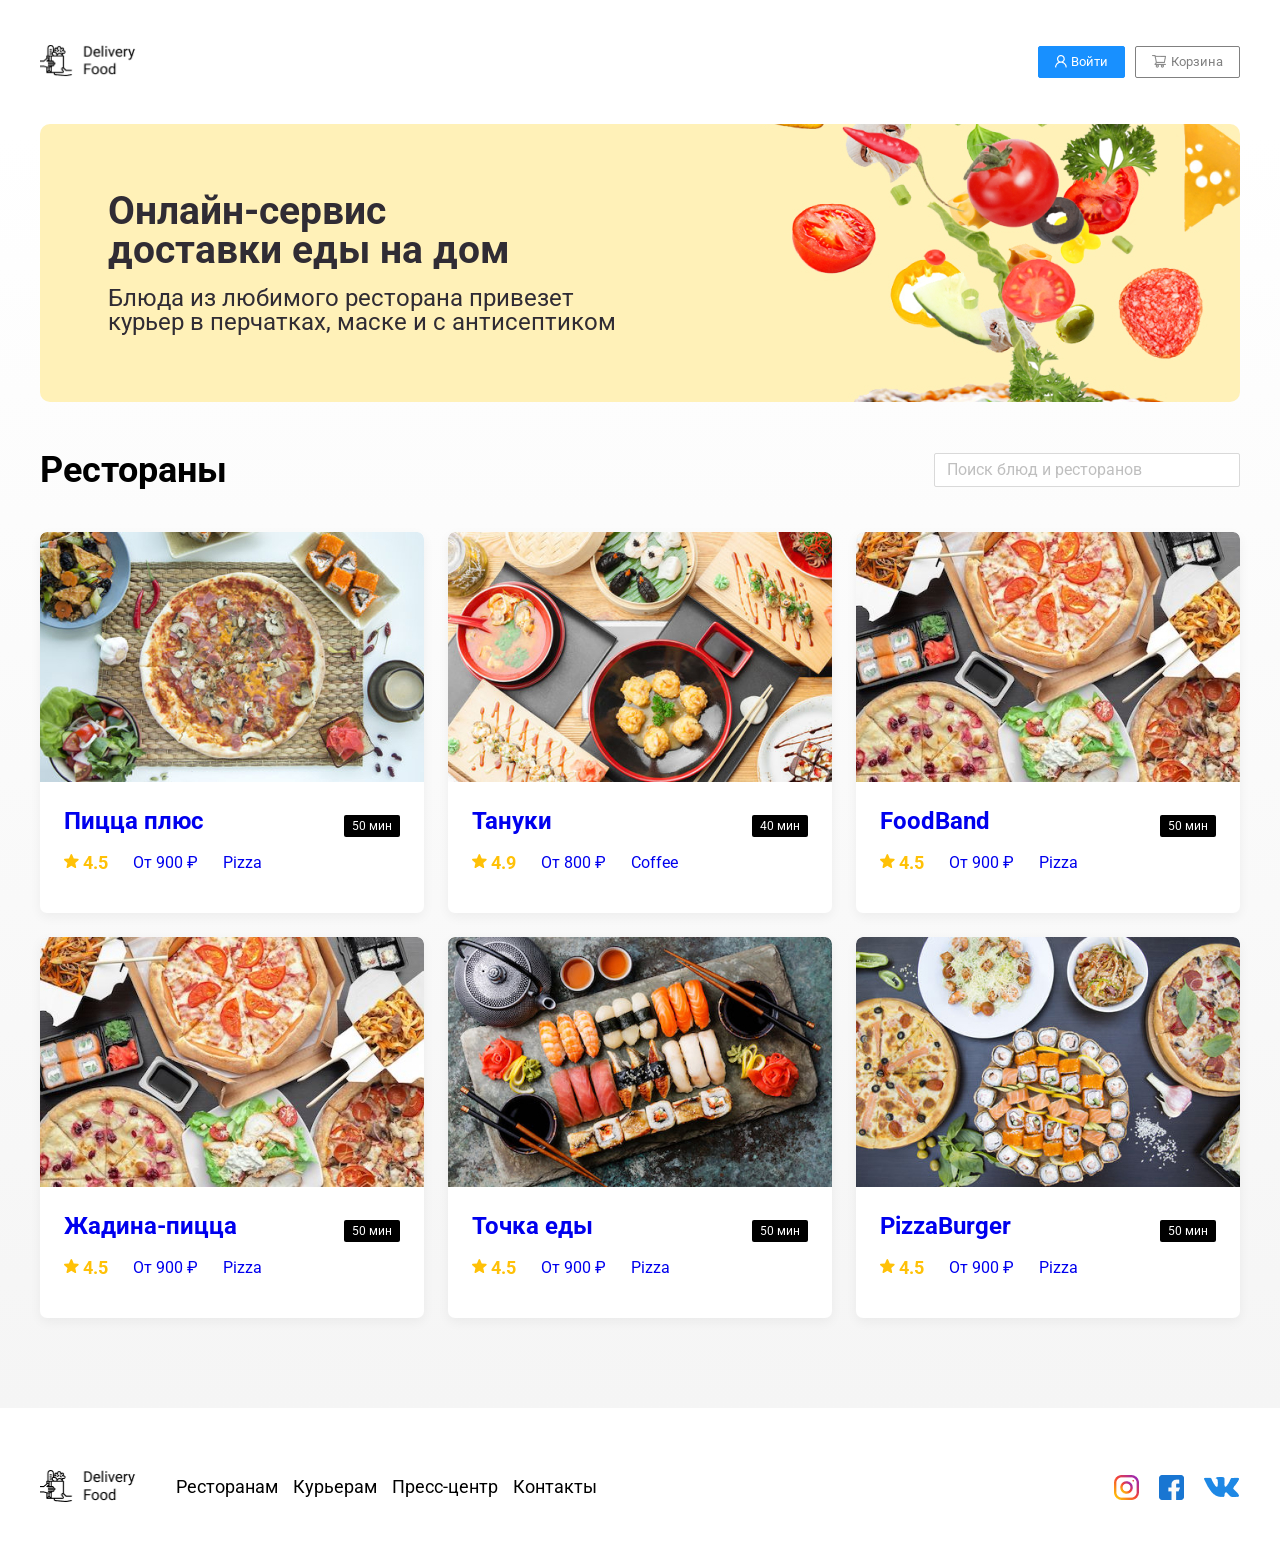
<file: index.html>
<!DOCTYPE html>
<html lang="ru">
<head>
  <meta charset="UTF-8">
  <meta name="viewport" content="width=device-width, initial-scale=1.0">
  <link rel="preconnect" href="https://fonts.googleapis.com">
  <link rel="preconnect" href="https://fonts.gstatic.com" crossorigin>
  <link href="https://fonts.googleapis.com/css2?family=Roboto:ital@0;1&display=swap" rel="stylesheet">
  <link rel="stylesheet" href="style.css">
  <script src="script.js" defer></script>
  <title>Delivery food</title>
</head>
<body>
  <div class="page-wrapper">
    <header>
      <div class="container">
        <div class="header-box">
          <a href="./index.html" class="header-logo logo">
            <img src="./img/logo.png" alt="logo">
          </a>
          <div class="header-controls">
            <button class="btn btn-primary">
              <img src="./img/i1.png" alt="i1">
              Войти
            </button>
            <button class="btn btn-outline" id="cart-button">
              <img src="./img/i2.png" alt="i2">
              Корзина
            </button>
          </div>
        </div>
      </div>
    </header>
    <main class="main">
      <section class="banner">
        <div class="container">
          <div class="banner-item">
            <h2 class="banner-item--title">
              Онлайн-сервис <br>доставки еды на дом
            </h2>
            <p class="banner-item--subtitle">Блюда из любимого ресторана привезет курьер в перчатках, маске и с антисептиком</p>
          </div>
        </div>
      </section>
      <section class="products">
        <div class="container">
          <div class="products-header">
            <h3 class="products-header--title">
              Рестораны
            </h3>
            <input  class="products-header--search" type="text" name="" id="" placeholder="Поиск блюд и ресторанов">
          </div>
          <div class="products-wrapper" id="rests-container">
            <a href="goods.html" class="products-card">
              <div class="products-card__image">
                <img src="./img/c1.jpg" alt="1">
              </div>
              <div class="products-card__description">
                <div class="products-card__description--row">
                  <h4 class="products-card__description--title">
                    defg
                  </h4>
                  <div class="products-card__description--badge">
                    50 мин
                  </div>
                </div>
                <div class="products-card__description--row">
                  <div class="products-card__description-info">
                    <div class="products-card__description-info--rating">
                      <img src="./img/star.svg" alt="star">
                      4.5
                    </div>
                    <div class="products-card__description-info--price">
                      От 900 ₽
                    </div>
                    <div class="products-card__description-info--group">
                      Пицца 
                    </div>
                  </div>
                </div>
              </div>
            </a>
            <a href="./goods.html" class="products-card">
              <div class="products-card__image">
                <img src="./img/c1.jpg" alt="1">
              </div>
              <div class="products-card__description">

              </div>
            </a>
            <div class="products-card">
              <div class="products-card__image">
                <img src="./img/c1.jpg" alt="1">
              </div>
              <div class="products-card__description">

              </div>
            </div>
            <div class="products-card">
              <div class="products-card__image">
                <img src="./img/c1.jpg" alt="1">
              </div>
              <div class="products-card__description">

              </div>
            </div>
            <div class="products-card">
              <div class="products-card__image">
                <img src="./img/c1.jpg" alt="1">
              </div>
              <div class="products-card__description">

              </div>
            </div>
            <div class="products-card">
              <div class="products-card__image">
                <img src="./img/c1.jpg" alt="1">
              </div>
              <div class="products-card__description">

              </div>
            </div>
          </div>
        </div>
      </section>
    </main>
    <footer class="footer">
      <div class="container">
        <div class="footer-box">
          <a href="./index.html" class="header-logo logo">
            <img src="./img/logo.png" alt="logo">
          </a>
          <div class="footer-nav">
            <ul>
              <li>Ресторанам </li>
              <li>Курьерам</li>
              <li>Пресс-центр</li>
              <li>Контакты</li>
            </ul>
          </div>
          <div class="footer-social">
            <img src="./img/1.png" alt="1">
            <img src="./img/2.png" alt="2">
            <img src="./img/3.png" alt="3">
          </div>
        </div>
      </div>
    </footer>
  </div>
  <div class="cart-modal__overlay">
    <div class="cart-modal">
      <div class="cart-modal__header">
        <h2 class="cart-modal__header--title">
          Корзина
        </h2>
        <span class="cart-modal__header--close">
          <img src="./img/close.svg" alt="close">
        </span>
      </div>
      <div class="cart-modal__body">
        <div class="cart-item">
          <p class="cart-item__title">Ролл угорь стандарт</p>
          <div class="cart-item__controls">
            <div class="cart-item__controls--price">250 ₽</div>
            <button class="btn btn-outline">-</button>
            <div class="cart-item__controls--count">23</div>
            <button class="btn btn-outline">+</button>
          </div>
        </div>
        <div class="cart-item">
          <p class="cart-item__title">Ролл угорь стандарт</p>
          <div class="cart-item__controls">
            <div class="cart-item__controls--price">250 ₽</div>
            <button class="btn btn-outline">-</button>
            <div class="cart-item__controls--count">23</div>
            <button class="btn btn-outline">+</button>
          </div>
        </div>
        <div class="cart-item">
          <p class="cart-item__title">Ролл угорь стандарт</p>
          <div class="cart-item__controls">
            <div class="cart-item__controls--price">250 ₽</div>
            <button class="btn btn-outline">-</button>
            <div class="cart-item__controls--count">23</div>
            <button class="btn btn-outline">+</button>
          </div>
        </div>
      </div>
      <div class="cart-modal__footer">
        <div class="cart-modal__footer--price">1250 ₽</div>
        <div class="cart-modal__footer--controls">
          <button class="btn btn-primary">
            Оформить заказ
          </button>
          <button class="btn btn-outline">
            Отмена
          </button>
        </div>
      </div>
    </div>
  </div>
</body>
</html>
</file>
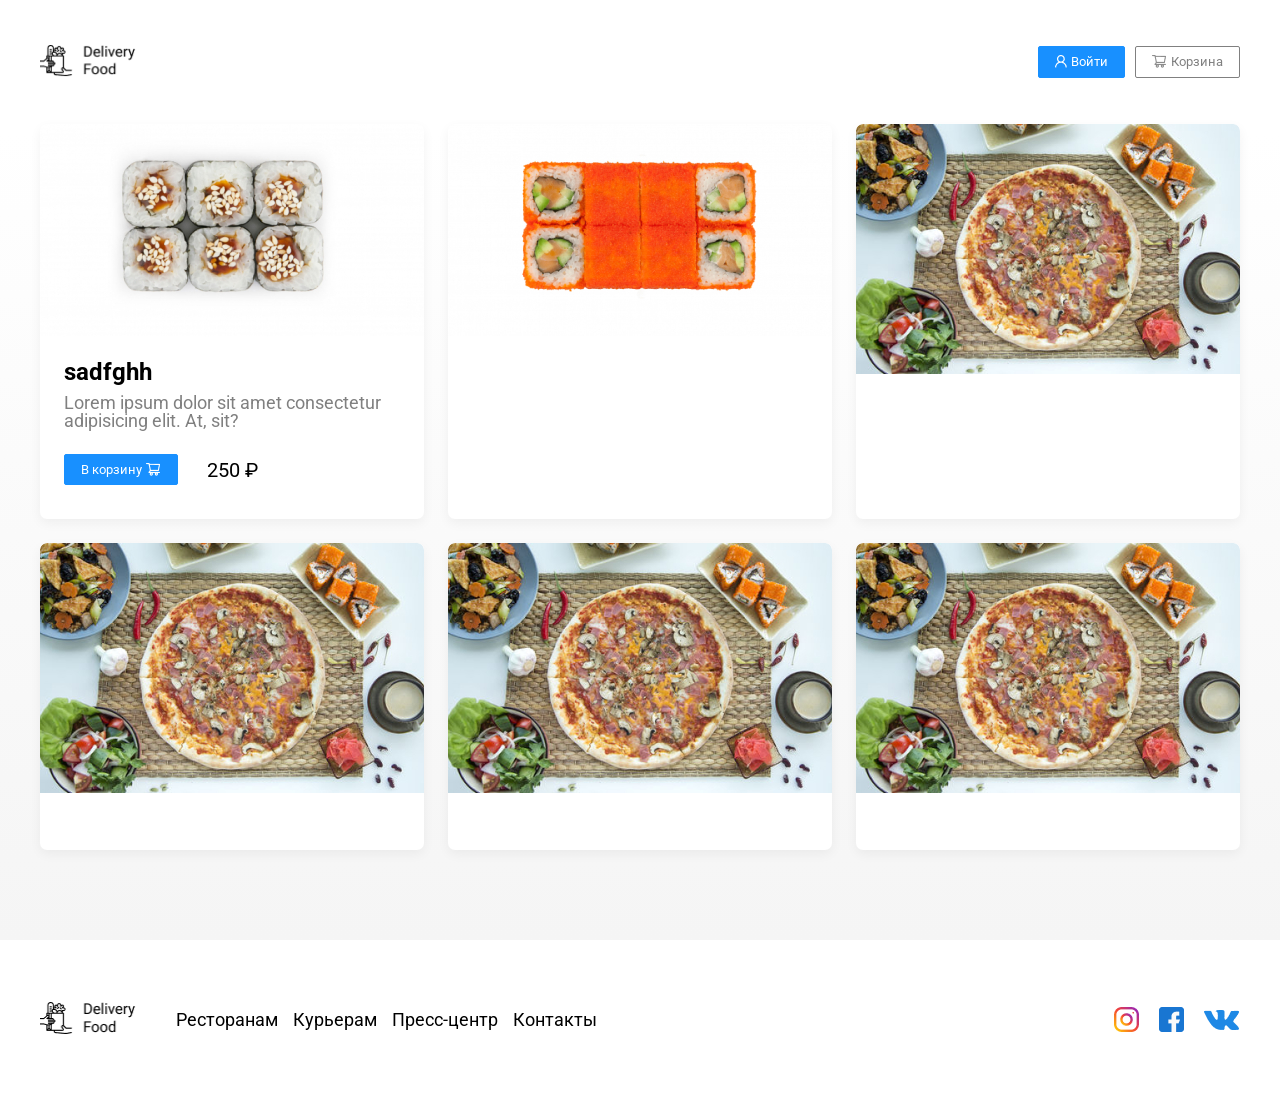
<file: goods.html>
<!DOCTYPE html>
<html lang="ru">
<head>
  <meta charset="UTF-8">
  <meta name="viewport" content="width=device-width, initial-scale=1.0">
  <link rel="preconnect" href="https://fonts.googleapis.com">
  <link rel="preconnect" href="https://fonts.gstatic.com" crossorigin>
  <link href="https://fonts.googleapis.com/css2?family=Roboto:ital@0;1&display=swap" rel="stylesheet">
  <link rel="stylesheet" href="style.css">
  <script src="script.js" defer></script>
  <title>Goods Delivery food</title>
</head>
<body>
  <div class="page-wrapper">
    <header>
      <div class="container">
        <div class="header-box">
          <a href="./index.html" class="header-logo logo">
            <img src="./img/logo.png" alt="logo">
          </a>
          <div class="header-controls">
            <button class="btn btn-primary">
              <img src="./img/i1.png" alt="i1">
              Войти
            </button>
            <button class="btn btn-outline" id="cart-button">
              <img src="./img/i2.png" alt="i2">
              Корзина
            </button>
          </div>
        </div>
      </div>
    </header>
    <main class="main">
      <section class="products">
        <div class="container">
          <div class="products-wrapper">
            <div class="products-card">
              <div class="products-card__image">
                <img src="./img/p1.jpg" alt="1">
              </div>
              <div class="products-card__description">
                <div class="products-card__description--row">
                  <h5 class="products-card__description--name">
                    sadfghh
                  </h5>
                </div>
                <div class="products-card__description--row">
                  <p class="products-card__description--text">
                    Lorem ipsum dolor sit amet consectetur adipisicing elit. At, sit?
                  </p>
                </div>
                <div class="products-card__description--row">
                  <div class="products-card__description-controls">
                    <button class="btn btn-primary">
                      В корзину
                      <img src="./img/i3.png" alt="i3">
                    </button>
                    <span class="products-card__description-controls--price">
                      250 ₽
                    </span>
                  </div>
                </div>
              </div>
            </div>
            <div class="products-card">
              <div class="products-card__image">
                <img src="./img/p2.jpg" alt="1">
              </div>
              <div class="products-card__description">

              </div>
            </div>
            <div class="products-card">
              <div class="products-card__image">
                <img src="./img/c1.jpg" alt="1">
              </div>
              <div class="products-card__description">

              </div>
            </div>
            <div class="products-card">
              <div class="products-card__image">
                <img src="./img/c1.jpg" alt="1">
              </div>
              <div class="products-card__description">

              </div>
            </div>
            <div class="products-card">
              <div class="products-card__image">
                <img src="./img/c1.jpg" alt="1">
              </div>
              <div class="products-card__description">

              </div>
            </div>
            <div class="products-card">
              <div class="products-card__image">
                <img src="./img/c1.jpg" alt="1">
              </div>
              <div class="products-card__description">

              </div>
            </div>
          </div>
        </div>
      </section>
    </main>
    <footer class="footer">
      <div class="container">
        <div class="footer-box">
          <a href="./index.html" class="header-logo logo">
            <img src="./img/logo.png" alt="logo">
          </a>
          <div class="footer-nav">
            <ul>
              <li>Ресторанам </li>
              <li>Курьерам</li>
              <li>Пресс-центр</li>
              <li>Контакты</li>
            </ul>
          </div>
          <div class="footer-social">
            <img src="./img/1.png" alt="1">
            <img src="./img/2.png" alt="2">
            <img src="./img/3.png" alt="3">
          </div>
        </div>
      </div>
    </footer>
  </div>
  <div class="cart-modal__overlay">
    <div class="cart-modal">
      <div class="cart-modal__header">
        <h2 class="cart-modal__header--title">
          Корзина
        </h2>
        <span class="cart-modal__header--close">
          <img src="./img/close.svg" alt="close">
        </span>
      </div>
      <div class="cart-modal__body">
        <div class="cart-item">
          <p class="cart-item__title">Ролл угорь стандарт</p>
          <div class="cart-item__controls">
            <div class="cart-item__controls--price">250 ₽</div>
            <button class="btn btn-outline">-</button>
            <div class="cart-item__controls--count">23</div>
            <button class="btn btn-outline">+</button>
          </div>
        </div>
        <div class="cart-item">
          <p class="cart-item__title">Ролл угорь стандарт</p>
          <div class="cart-item__controls">
            <div class="cart-item__controls--price">250 ₽</div>
            <button class="btn btn-outline">-</button>
            <div class="cart-item__controls--count">23</div>
            <button class="btn btn-outline">+</button>
          </div>
        </div>
        <div class="cart-item">
          <p class="cart-item__title">Ролл угорь стандарт</p>
          <div class="cart-item__controls">
            <div class="cart-item__controls--price">250 ₽</div>
            <button class="btn btn-outline">-</button>
            <div class="cart-item__controls--count">23</div>
            <button class="btn btn-outline">+</button>
          </div>
        </div>
      </div>
      <div class="cart-modal__footer">
        <div class="cart-modal__footer--price">1250 ₽</div>
        <div class="cart-modal__footer--controls">
          <button class="btn btn-primary">
            Оформить заказ
          </button>
          <button class="btn btn-outline">
            Отмена
          </button>
        </div>
      </div>
    </div>
  </div>
</body>
</html>
</file>
<file: style.css>
*{
  box-sizing: border-box;
  margin: 0;
  padding: 0;
  outline: none;
  border: none;
  font-family: Roboto;
  line-height: 1;
  font-style: normal;
  text-decoration: none;
}
*:focus{
  outline: none;
  border: none;
}
.page-wrapper{
  min-height: 100vh;
  display: flex;
  flex-direction: column;
  justify-content: space-between;
}
.container{
  width: 100%;
  max-width: 1230px;
  margin: 0 auto;
  padding-left: 15px;
  padding-right: 15px;
  height: 100%;
}

header{
  width: 100%;
  min-height: 124px;
  display: flex;
  justify-content: space-between ;
  align-items: center;
}
.header-box{
  height: 100%;
  display: flex;
  justify-content: space-between;
  align-items: center;
}
.logo{
  max-width: 100px;
}
.logo img{
  width: 100%;
}
.header-controls{
  display: flex;
  justify-content: flex-end;
  align-items: center;
  gap: 10px;
}
.btn{
  width: 98;
  height: 40;
  opacity: 1;
  gap: 4px;
  border-radius: 2px;
  padding-top: 8px;
  padding-right: 16px;
  padding-bottom: 8px;
  padding-left: 16px;
  display: flex;
  justify-content: center;
  align-items: center;
  cursor: pointer;
}
.btn-primary{
  background: #1890FF;
  color:#fff;
  border: 1px solid #1890FF;
}
.btn-outline{
  width: 116;
  height: 40;
  opacity: 1;
  gap: 4px;
  border-radius: 2px;
  padding-top: 8px;
  padding-right: 16px;
  padding-bottom: 8px;
  padding-left: 16px;
  border-width: 1px;
  background-color: #fff;
  border: 1px solid grey;
  color:grey;
}

.main{
  flex: 1;
  background: linear-gradient(180deg, rgba(245, 245, 245, 0) 1.04%, #F5F5F5 100%);
}
.banner{
  margin-bottom: 50px;
}
.banner-item{
  background-image: url(./img/banner.jpg);
  background-repeat: no-repeat;
  background-size: cover;
  padding: 68px;
  border-radius: 10px;
  background-position: right;
}

.banner-item--title {
  font-weight: 700;
  font-size: 39px;
  color:#302C34;
  max-width: 50%;
  margin-bottom: 16px;
}

.banner-item--subtitle {
  font-weight: 400;
  font-size: 24px;
  color:#302C34;
  max-width: 50%;
}

.products {
}
.products-header {
  display: flex;
  justify-content: space-between;
  align-items: center;
  margin-bottom: 44px;
  flex-wrap: wrap;
  gap: 24px;
}
.products-header--title {
  font-size: 36px;
  font-weight: 700;
  color:#000;
}
.products-header--search {
  border-radius: 2px;
  border:solid 1px #d9d9d9;
  background-color: #fff;
  min-width: 306px;
  height: 34px;
  padding: 5px 12px;
}
.products-header--search::placeholder{
  font-size: 16px;
  line-height: 24px;
  color:#bfbfbf;
}
.products-wrapper {
  margin-bottom: 90px;
  display: flex;
  flex-wrap: wrap;
  gap: 24px;
}
.products-card {
  width: calc((100% - 48px) / 3);
  box-shadow: 0px 4px 12px 0px #0000000D;
  border-radius: 7px;
  overflow: hidden;
  background-color: #fff;
}
.products-card__image {
  width: 100%;
}
.products-card__image img {
  width: 100%;
}
.products-card__description {
  padding: 20px 24px 34px;
}
.products-card__description--row {
  display: flex;
  justify-content: space-between;
  align-items: center;
}
.products-card__description-info{
  display: flex;
  align-items: center;
  gap: 25px;
}
.products-card__description--title {
  font-family: Roboto;
  font-weight: 700;
  font-size: 24px;
  line-height: 32px;
  letter-spacing: 0%;
  margin-bottom: 10px;
}
.products-card__description--badge {
  font-family: Roboto;
  font-weight: 400;
  font-size: 12px;
  line-height: 20px;
  letter-spacing: 0%;
  vertical-align: middle;
  padding: 1px 8px;
  background-color: #000;
  color:#fff;
  border-radius: 2px;
}
.products-card__description-info--rating {
  font-family: Roboto;
  font-weight: 700;
  font-size: 18px;
  line-height: 32px;
  letter-spacing: 0%;
  color:#FFC107;
}
.products-card__description-info--price {
}
.products-card__description-info--group {
}


.products-card__description--name {
  font-size: 24px;
  margin-bottom: 10px;
}
.products-card__description--text {
  font-size: 18px;
  color:grey; 
  margin-bottom: 24px;
}
.products-card__description-controls {
  display: flex;
  align-items: center;
  gap: 29px;
  flex-wrap: wrap;
}
.products-card__description-controls--price {
  font-size: 20px;
}
.cart-modal__overlay {
  position: fixed;
  top: 0;
  left: 0;
  background-color: rgba(0, 0, 0, 0.5);
  width: 100%;
  height: 100vh;
  display: flex;
  justify-content: center;
  align-items: center;
  display: none;
}
.cart-modal__overlay.open{
  display: flex;
}
.cart-modal {
  max-width: 780px;
  width: 100%;
  padding: 40px 45px;
  border-radius: 5px;
  background-color: #fff;
}
.cart-modal__header {
  display: flex;
  justify-content: space-between;
  align-items: center;
  margin-bottom: 48px;
}
.cart-modal__header--title {
  font-size: 36px;
  font-weight: 700;
}
.cart-modal__header--close {
  cursor: pointer;
}
.cart-modal__body {
  margin-bottom: 50px;
}
.cart-item {
  display: flex;
  justify-content: space-between;
  align-items: center;
  flex-wrap: wrap;
  padding-bottom: 10px;
  position: relative;
  margin-bottom: 10px;
}
.cart-item:after{
  position: absolute;
  content: "";
  width: 100%;
  height: 1px;
  left: 0;
  bottom: 0;
  background-color: #000;
}
.cart-item__title {
  font-family: Roboto;
font-weight: 400;
font-size: 18px;
line-height: 32px;
letter-spacing: 0%;

}
.cart-item__controls {
  display: flex;
  align-items: center;
  gap: 8px;
}
.cart-item__controls--price {
  margin-right: 50px;
  font-weight: 700;
}
.cart-item__controls--count {
}
.cart-modal__footer {
  display: flex;
  justify-content: space-between;
  align-items: center;
  gap: 10px;
}
.cart-modal__footer--price {
  background-color: #000;
  color:#fff;
  padding: 6px 10px;
  border-radius: 2px;
}
.cart-modal__footer--controls {
  display: flex;
  gap: 16px;
}
.footer{
  min-height: 156px;
  padding-top: 60px;
  padding-bottom: 60px;
}
.footer-box {
    height: 100%;
    display: flex;
    justify-content: space-between;
    align-items: center;
    gap: 36px;
    flex-wrap: wrap;
}
.footer-logo {
}
.footer-nav {
  flex-grow: 1;
}
.footer-nav ul{
  display: flex;
  gap: 15px;
  align-items: center;
  flex-wrap: wrap;
}
.footer-nav ul li{
  list-style-type: none;
  font-weight: 400;
  font-size: 18px;

}
.footer-social {
  display: flex;
  align-items: center;
  justify-content: flex-end;
  gap: 20px;
}
@media (max-width:991px) {
  .banner-item--title,
  .banner-item--subtitle{
    max-width: 100%;
  }
  .products-card{
    width: calc((100% - 24px) / 2);
  }
}
@media (max-width:575px){
  .products-card{
    width: 100%;
  }
}
</file>
